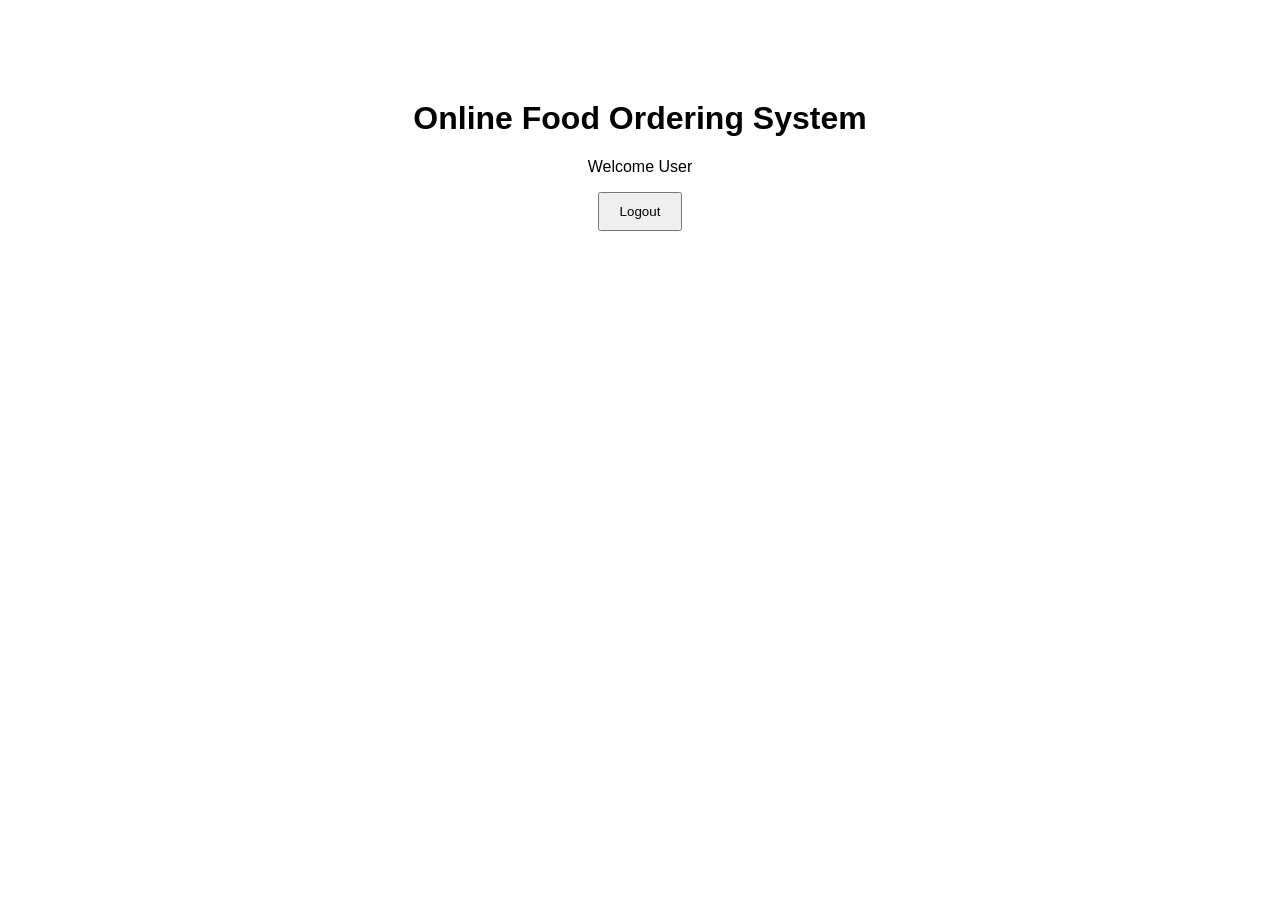
<file: Customer logout/index.html>
<!DOCTYPE html>
<html lang="en">
<head>
    <meta charset="UTF-8">
    <meta name="viewport" content="width=device-width, initial-scale=1.0">

    <title>Food Ordering System</title>
    <link rel="stylesheet" href="css/style.css">
</head>

<body>

    <h1>Online Food Ordering System</h1>

    <p>Welcome User</p>

    <button onclick="window.location.href='logout.html'">
        Logout
    </button>

</body>
</html>
</file>
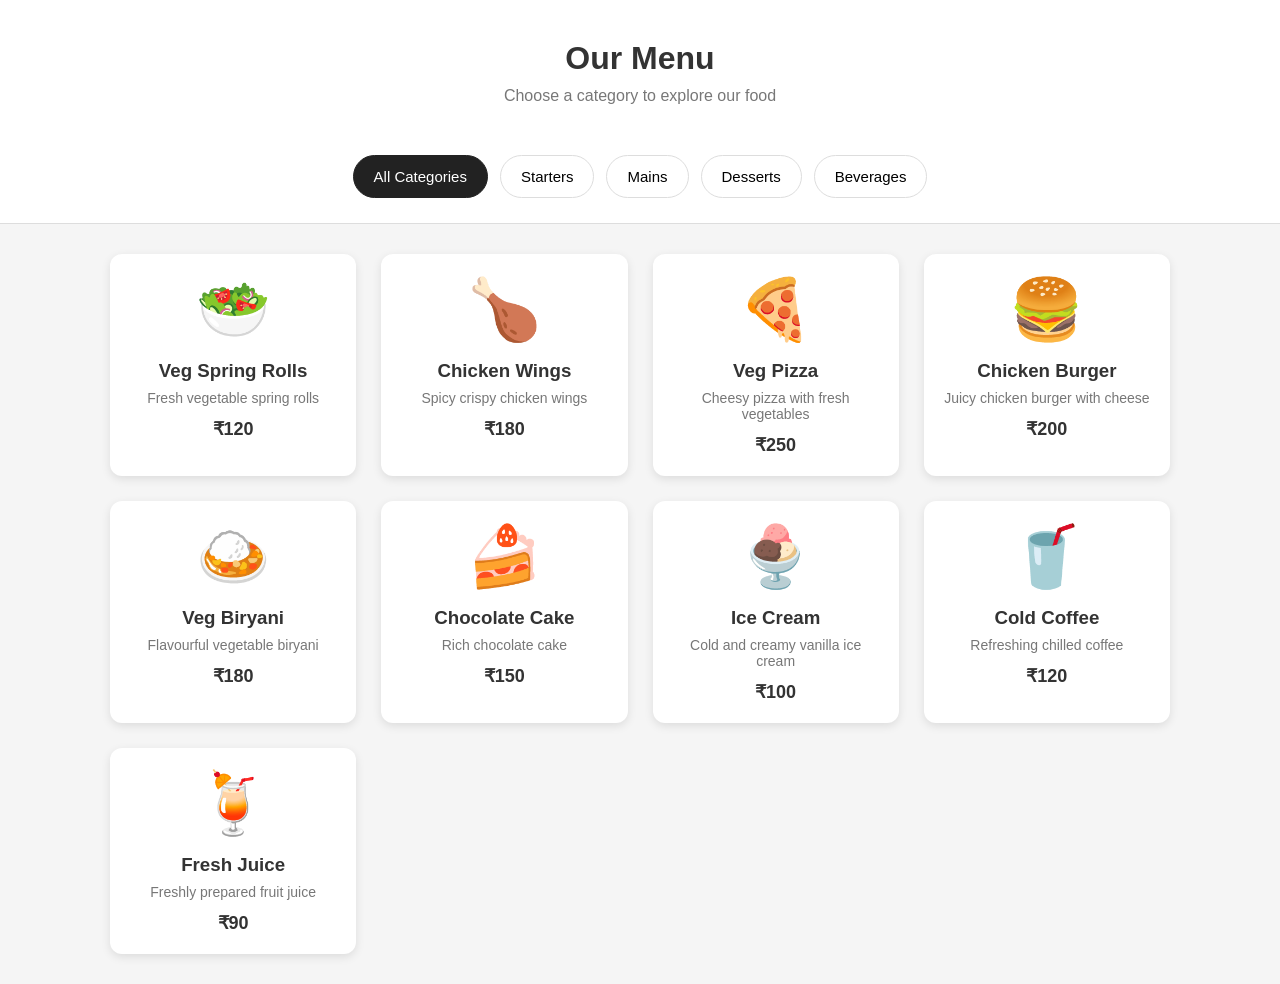
<file: food-categories/index.html>
<!DOCTYPE html>
<html lang="en">
<head>
    <meta charset="UTF-8">
    <meta name="viewport" content="width=device-width, initial-scale=1.0">
    <title>Food Categories</title>
    <link rel="stylesheet" href="style.css">
</head>
<body>

    <header>
        <h1>Our Menu</h1>
        <p>Choose a category to explore our food</p>
    </header>

    <!-- Food Categories -->
    <div class="categories">
        <button class="category-btn active" data-category="all">
            All Categories
        </button>

        <button class="category-btn" data-category="starters">
            Starters
        </button>

        <button class="category-btn" data-category="mains">
            Mains
        </button>

        <button class="category-btn" data-category="desserts">
            Desserts
        </button>

        <button class="category-btn" data-category="beverages">
            Beverages
        </button>
    </div>

    <!-- Food Items -->
    <div class="food-container">

        <div class="food-card" data-category="starters">
            <div class="food-image">🥗</div>
            <h3>Veg Spring Rolls</h3>
            <p>Fresh vegetable spring rolls</p>
            <span>₹120</span>
        </div>

        <div class="food-card" data-category="starters">
            <div class="food-image">🍗</div>
            <h3>Chicken Wings</h3>
            <p>Spicy crispy chicken wings</p>
            <span>₹180</span>
        </div>

        <div class="food-card" data-category="mains">
            <div class="food-image">🍕</div>
            <h3>Veg Pizza</h3>
            <p>Cheesy pizza with fresh vegetables</p>
            <span>₹250</span>
        </div>

        <div class="food-card" data-category="mains">
            <div class="food-image">🍔</div>
            <h3>Chicken Burger</h3>
            <p>Juicy chicken burger with cheese</p>
            <span>₹200</span>
        </div>

        <div class="food-card" data-category="mains">
            <div class="food-image">🍛</div>
            <h3>Veg Biryani</h3>
            <p>Flavourful vegetable biryani</p>
            <span>₹180</span>
        </div>

        <div class="food-card" data-category="desserts">
            <div class="food-image">🍰</div>
            <h3>Chocolate Cake</h3>
            <p>Rich chocolate cake</p>
            <span>₹150</span>
        </div>

        <div class="food-card" data-category="desserts">
            <div class="food-image">🍨</div>
            <h3>Ice Cream</h3>
            <p>Cold and creamy vanilla ice cream</p>
            <span>₹100</span>
        </div>

        <div class="food-card" data-category="beverages">
            <div class="food-image">🥤</div>
            <h3>Cold Coffee</h3>
            <p>Refreshing chilled coffee</p>
            <span>₹120</span>
        </div>

        <div class="food-card" data-category="beverages">
            <div class="food-image">🍹</div>
            <h3>Fresh Juice</h3>
            <p>Freshly prepared fruit juice</p>
            <span>₹90</span>
        </div>

    </div>

    <script src="script.js"></script>
</body>
</html>
</file>
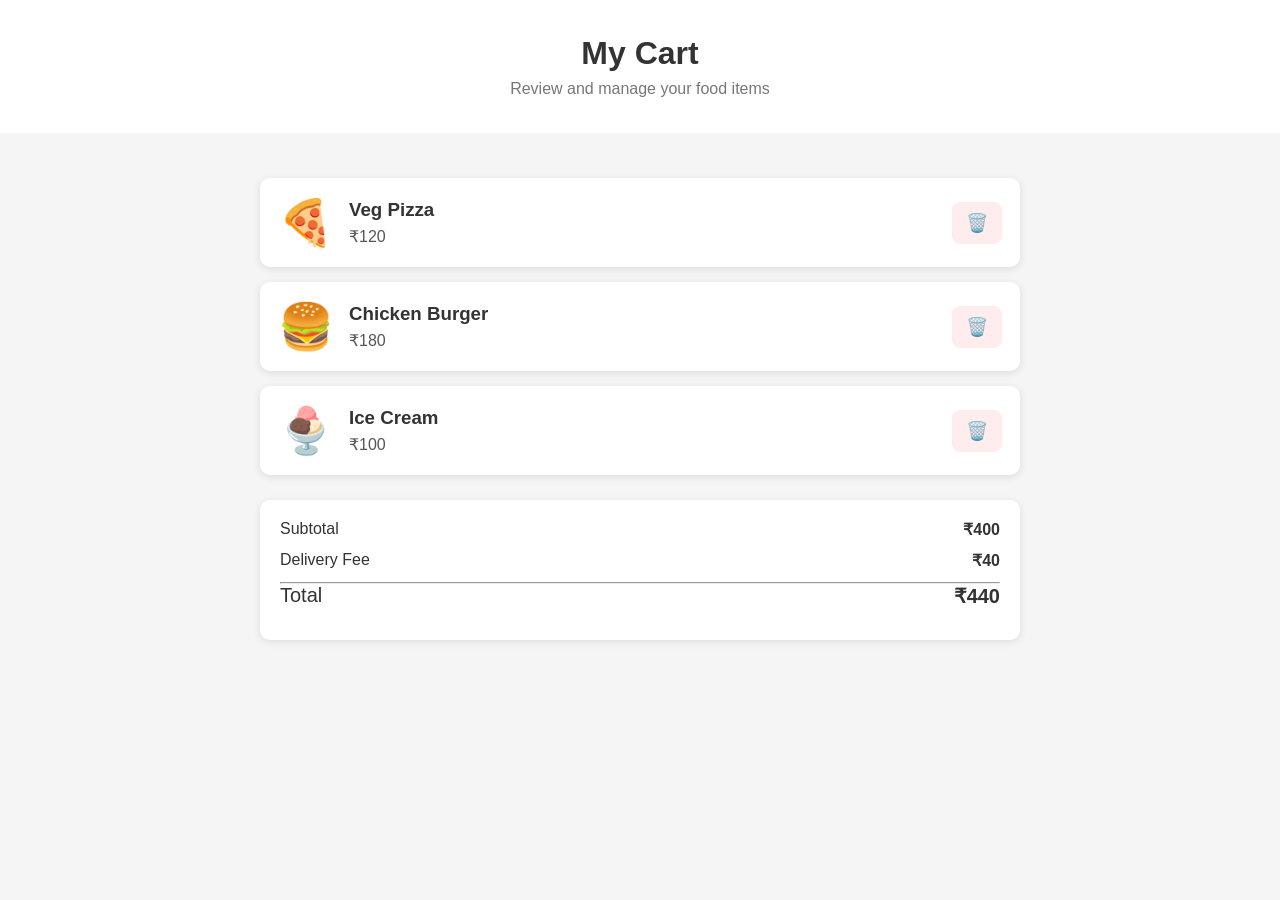
<file: remove-food/index.html>
<!DOCTYPE html>
<html lang="en">
<head>
    <meta charset="UTF-8">
    <meta name="viewport" content="width=device-width, initial-scale=1.0">

    <title>My Cart</title>

    <link rel="stylesheet" href="style.css">
</head>

<body>

    <header>
        <h1>My Cart</h1>
        <p>Review and manage your food items</p>
    </header>

    <main class="cart-container">

        <!-- Cart Items -->
        <div id="cartItems">

            <div class="cart-item" data-price="120">

                <div class="food-info">
                    <div class="food-image">🍕</div>

                    <div>
                        <h3>Veg Pizza</h3>
                        <p>₹120</p>
                    </div>
                </div>

                <button class="delete-btn" onclick="removeItem(this)">
                    🗑️
                </button>

            </div>


            <div class="cart-item" data-price="180">

                <div class="food-info">
                    <div class="food-image">🍔</div>

                    <div>
                        <h3>Chicken Burger</h3>
                        <p>₹180</p>
                    </div>
                </div>

                <button class="delete-btn" onclick="removeItem(this)">
                    🗑️
                </button>

            </div>


            <div class="cart-item" data-price="100">

                <div class="food-info">
                    <div class="food-image">🍨</div>

                    <div>
                        <h3>Ice Cream</h3>
                        <p>₹100</p>
                    </div>
                </div>

                <button class="delete-btn" onclick="removeItem(this)">
                    🗑️
                </button>

            </div>

        </div>


        <!-- Empty Cart -->
        <div id="emptyCart" class="empty-cart hidden">

            <div class="empty-icon">🛒</div>

            <h2>Your cart is empty</h2>

            <p>
                You haven't added any food items to your cart.
            </p>

            <button onclick="browseMenu()" class="browse-btn">
                Browse Menu
            </button>

        </div>


        <!-- Cart Summary -->
        <div id="cartSummary" class="cart-summary">

            <div class="total-row">
                <span>Subtotal</span>
                <strong id="subtotal">₹400</strong>
            </div>

            <div class="total-row">
                <span>Delivery Fee</span>
                <strong>₹40</strong>
            </div>

            <hr>

            <div class="total-row final-total">
                <span>Total</span>
                <strong id="total">₹440</strong>
            </div>

        </div>

    </main>

    <script src="script.js"></script>

</body>
</html>
</file>
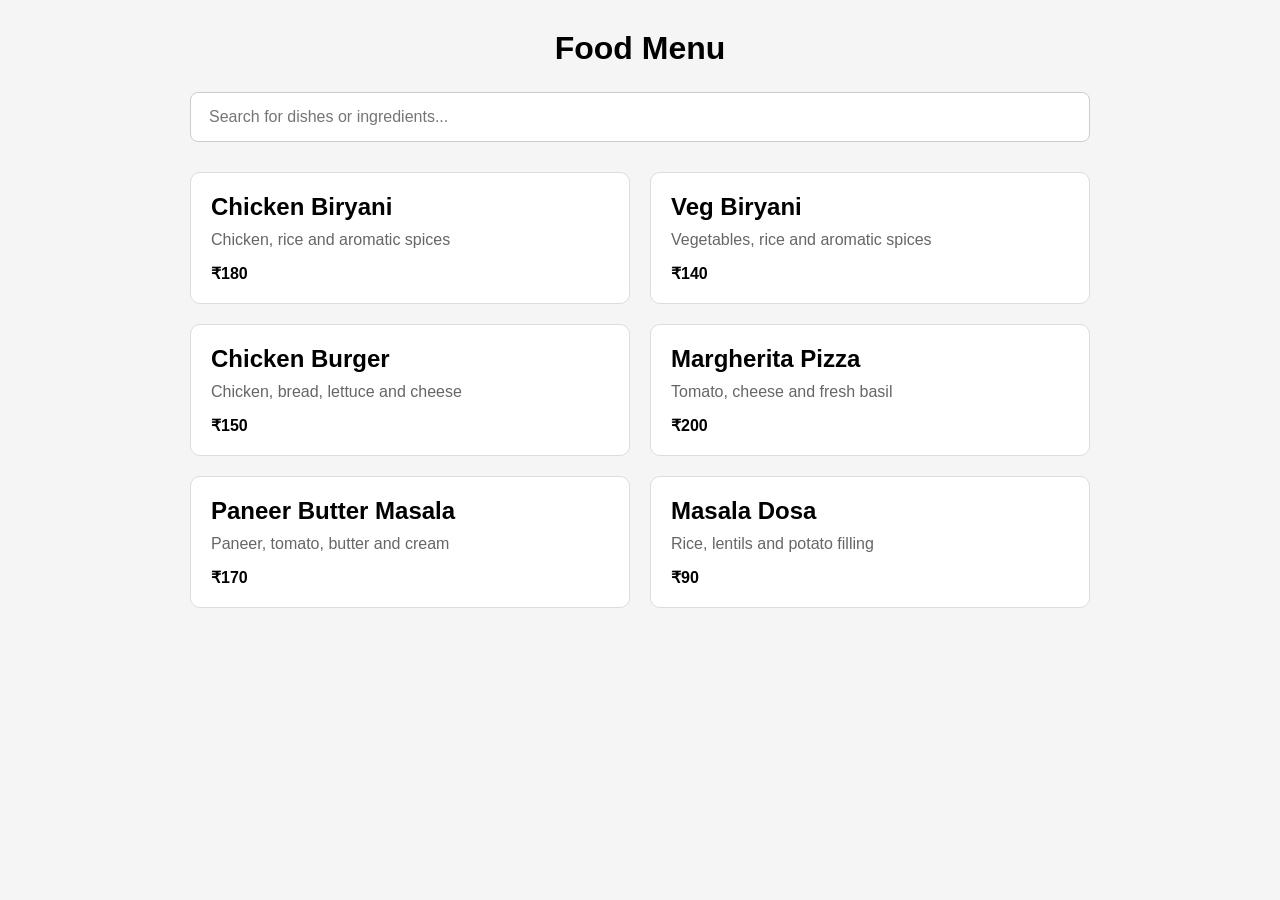
<file: search-food/index.html>
<!DOCTYPE html>
<html lang="en">
<head>
    <meta charset="UTF-8">
    <meta name="viewport" content="width=device-width, initial-scale=1.0">
    <title>Search Food</title>
    <link rel="stylesheet" href="style.css">
</head>

<body>

    <div class="container">

        <h1>Food Menu</h1>

        <!-- Search Bar -->
        <div class="search-container">
            <input
                type="text"
                id="searchInput"
                placeholder="Search for dishes or ingredients..."
                autocomplete="off"
            >

            <button id="clearButton" type="button">×</button>
        </div>

        <!-- Food Items -->
        <div id="foodList" class="food-list">

            <div class="food-item" data-name="Chicken Biryani" data-ingredients="chicken rice spices">
                <h2>Chicken Biryani</h2>
                <p>Chicken, rice and aromatic spices</p>
                <span>₹180</span>
            </div>

            <div class="food-item" data-name="Veg Biryani" data-ingredients="vegetables rice spices">
                <h2>Veg Biryani</h2>
                <p>Vegetables, rice and aromatic spices</p>
                <span>₹140</span>
            </div>

            <div class="food-item" data-name="Chicken Burger" data-ingredients="chicken bread lettuce cheese">
                <h2>Chicken Burger</h2>
                <p>Chicken, bread, lettuce and cheese</p>
                <span>₹150</span>
            </div>

            <div class="food-item" data-name="Margherita Pizza" data-ingredients="cheese tomato basil bread">
                <h2>Margherita Pizza</h2>
                <p>Tomato, cheese and fresh basil</p>
                <span>₹200</span>
            </div>

            <div class="food-item" data-name="Paneer Butter Masala" data-ingredients="paneer tomato butter cream spices">
                <h2>Paneer Butter Masala</h2>
                <p>Paneer, tomato, butter and cream</p>
                <span>₹170</span>
            </div>

            <div class="food-item" data-name="Masala Dosa" data-ingredients="rice potato lentils">
                <h2>Masala Dosa</h2>
                <p>Rice, lentils and potato filling</p>
                <span>₹90</span>
            </div>

        </div>

        <!-- No Results -->
        <div id="noResults" class="no-results">
            <h2>No items found</h2>
            <p>Try searching with another dish name or ingredient.</p>
        </div>

    </div>

    <script src="script.js"></script>

</body>
</html>
</file>
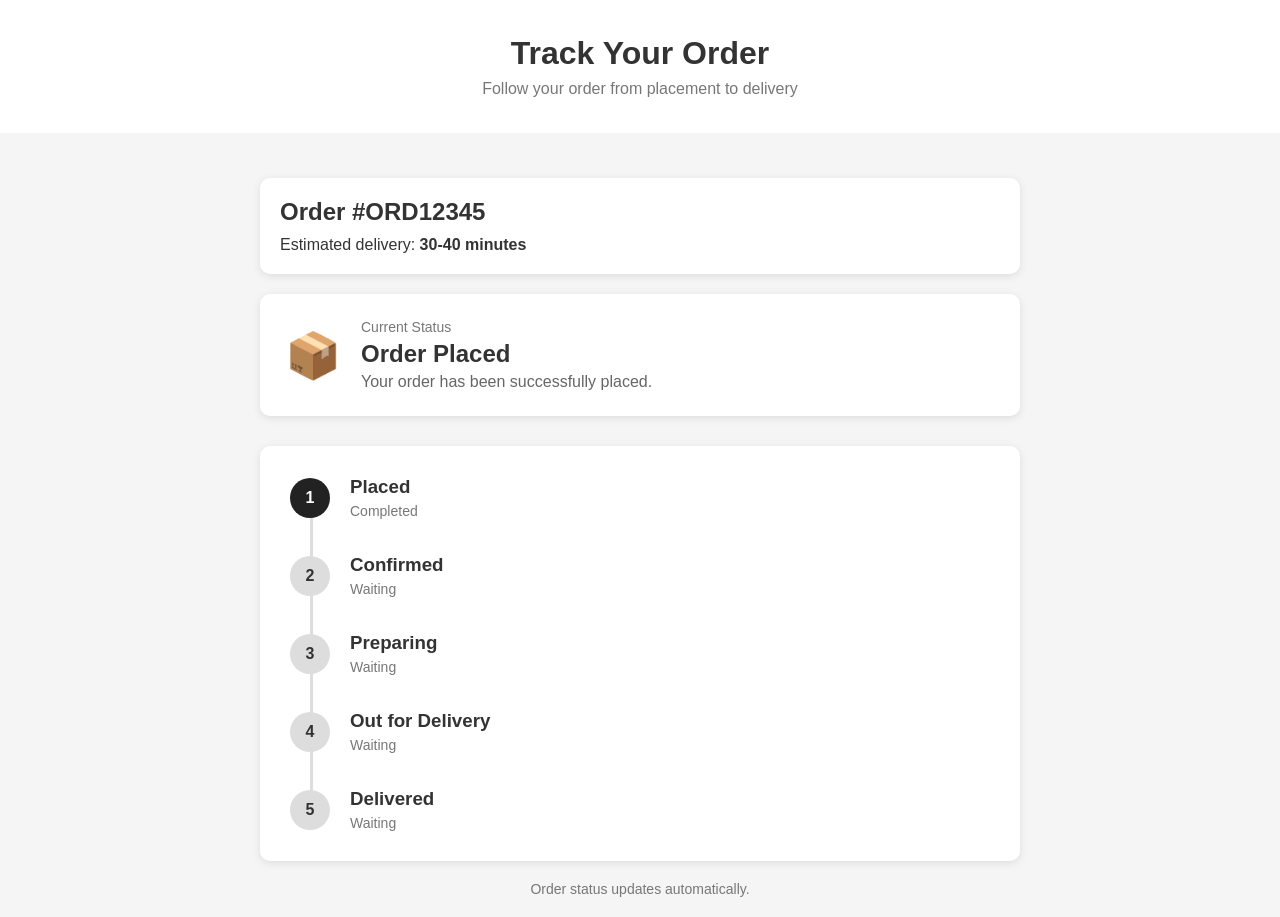
<file: track-order/index.html>
<!DOCTYPE html>
<html lang="en">

<head>
    <meta charset="UTF-8">
    <meta name="viewport" content="width=device-width, initial-scale=1.0">

    <title>Track Order</title>

    <link rel="stylesheet" href="style.css">
</head>

<body>

    <header>
        <h1>Track Your Order</h1>
        <p>Follow your order from placement to delivery</p>
    </header>


    <main class="tracking-container">

        <!-- Order Information -->

        <section class="order-info">

            <h2>Order #ORD12345</h2>

            <p>
                Estimated delivery:
                <strong id="deliveryTime">30-40 minutes</strong>
            </p>

        </section>


        <!-- Current Status -->

        <section class="current-status">

            <div class="status-icon" id="statusIcon">
                📦
            </div>

            <div>
                <p class="status-label">
                    Current Status
                </p>

                <h2 id="currentStatus">
                    Order Placed
                </h2>

                <p id="statusMessage">
                    Your order has been successfully placed.
                </p>
            </div>

        </section>


        <!-- Progress -->

        <section class="progress-section">

            <div class="progress-line"></div>


            <!-- Placed -->

            <div class="status-step active">

                <div class="step-circle">
                    ✓
                </div>

                <div class="step-content">

                    <h3>Placed</h3>

                    <p id="time-0">
                        Just now
                    </p>

                </div>

            </div>


            <!-- Confirmed -->

            <div class="status-step">

                <div class="step-circle">
                    2
                </div>

                <div class="step-content">

                    <h3>Confirmed</h3>

                    <p id="time-1">
                        Waiting
                    </p>

                </div>

            </div>


            <!-- Preparing -->

            <div class="status-step">

                <div class="step-circle">
                    3
                </div>

                <div class="step-content">

                    <h3>Preparing</h3>

                    <p id="time-2">
                        Waiting
                    </p>

                </div>

            </div>


            <!-- Out for Delivery -->

            <div class="status-step">

                <div class="step-circle">
                    4
                </div>

                <div class="step-content">

                    <h3>Out for Delivery</h3>

                    <p id="time-3">
                        Waiting
                    </p>

                </div>

            </div>


            <!-- Delivered -->

            <div class="status-step">

                <div class="step-circle">
                    5
                </div>

                <div class="step-content">

                    <h3>Delivered</h3>

                    <p id="time-4">
                        Waiting
                    </p>

                </div>

            </div>

        </section>


        <p class="update-text">
            Order status updates automatically.
        </p>

    </main>


    <script src="script.js"></script>

</body>

</html>
</file>
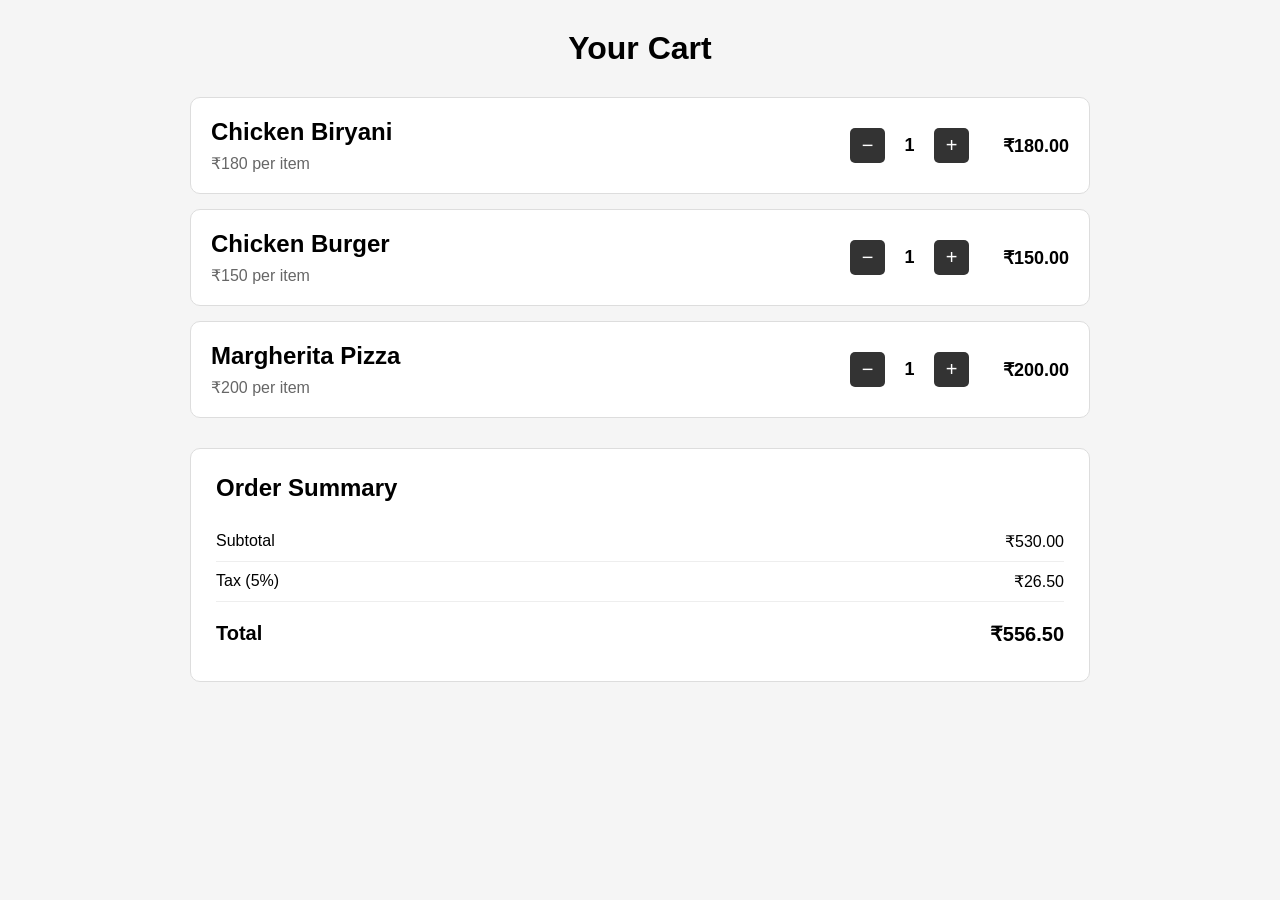
<file: Update cart/index.html>
<!DOCTYPE html>
<html lang="en">

<head>
    <meta charset="UTF-8">
    <meta name="viewport" content="width=device-width, initial-scale=1.0">
    <title>Update Cart</title>
    <link rel="stylesheet" href="style.css">
</head>

<body>

    <div class="container">

        <h1>Your Cart</h1>

        <div id="cartItems">

            <!-- Chicken Biryani -->
            <div class="cart-item" data-price="180">

                <div class="item-details">
                    <h2>Chicken Biryani</h2>
                    <p>₹180 per item</p>
                </div>

                <div class="quantity-controls">
                    <button class="decrease">−</button>
                    <span class="quantity">1</span>
                    <button class="increase">+</button>
                </div>

                <div class="item-total">
                    ₹<span>180</span>
                </div>

            </div>


            <!-- Chicken Burger -->
            <div class="cart-item" data-price="150">

                <div class="item-details">
                    <h2>Chicken Burger</h2>
                    <p>₹150 per item</p>
                </div>

                <div class="quantity-controls">
                    <button class="decrease">−</button>
                    <span class="quantity">1</span>
                    <button class="increase">+</button>
                </div>

                <div class="item-total">
                    ₹<span>150</span>
                </div>

            </div>


            <!-- Margherita Pizza -->
            <div class="cart-item" data-price="200">

                <div class="item-details">
                    <h2>Margherita Pizza</h2>
                    <p>₹200 per item</p>
                </div>

                <div class="quantity-controls">
                    <button class="decrease">−</button>
                    <span class="quantity">1</span>
                    <button class="increase">+</button>
                </div>

                <div class="item-total">
                    ₹<span>200</span>
                </div>

            </div>

        </div>


        <!-- Cart Summary -->

        <div class="cart-summary">

            <h2>Order Summary</h2>

            <div class="summary-row">
                <span>Subtotal</span>
                <span>₹<span id="subtotal">530</span></span>
            </div>

            <div class="summary-row">
                <span>Tax (5%)</span>
                <span>₹<span id="tax">26.50</span></span>
            </div>

            <div class="summary-row total">
                <span>Total</span>
                <span>₹<span id="total">556.50</span></span>
            </div>

        </div>

    </div>

    <script src="script.js"></script>

</body>

</html>
</file>
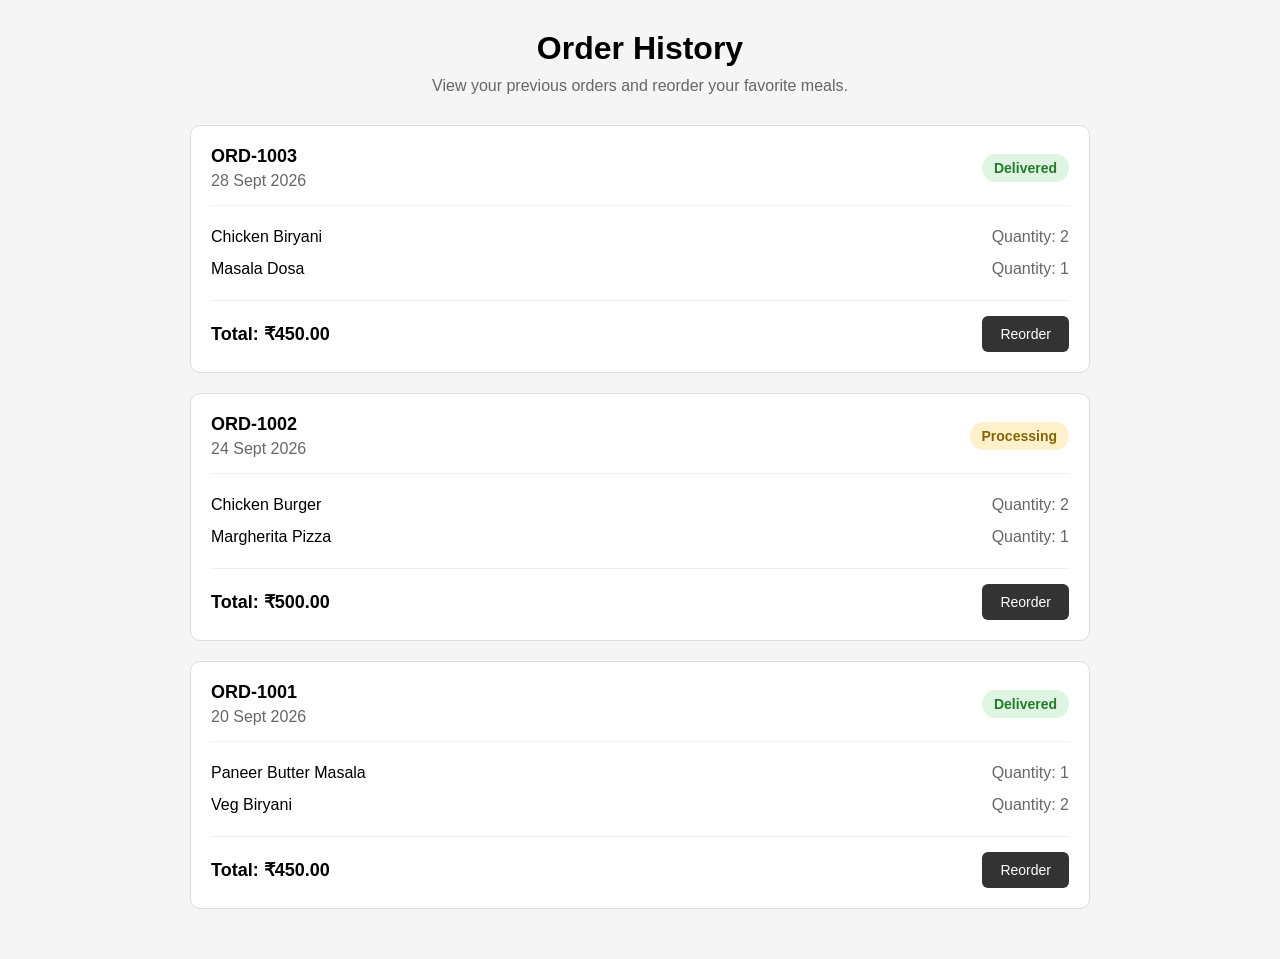
<file: view order history/index.html>
<!DOCTYPE html>
<html lang="en">

<head>
    <meta charset="UTF-8">
    <meta name="viewport" content="width=device-width, initial-scale=1.0">
    <title>Order History</title>
    <link rel="stylesheet" href="style.css">
</head>

<body>

    <div class="container">

        <h1>Order History</h1>

        <p class="intro">
            View your previous orders and reorder your favorite meals.
        </p>

        <div id="orderHistory">

            <!-- Orders will be displayed here -->

        </div>

        <div id="noOrders" class="no-orders">
            <h2>No orders found</h2>
            <p>Your previous orders will appear here.</p>
        </div>

    </div>

    <script src="script.js"></script>

</body>

</html>
</file>
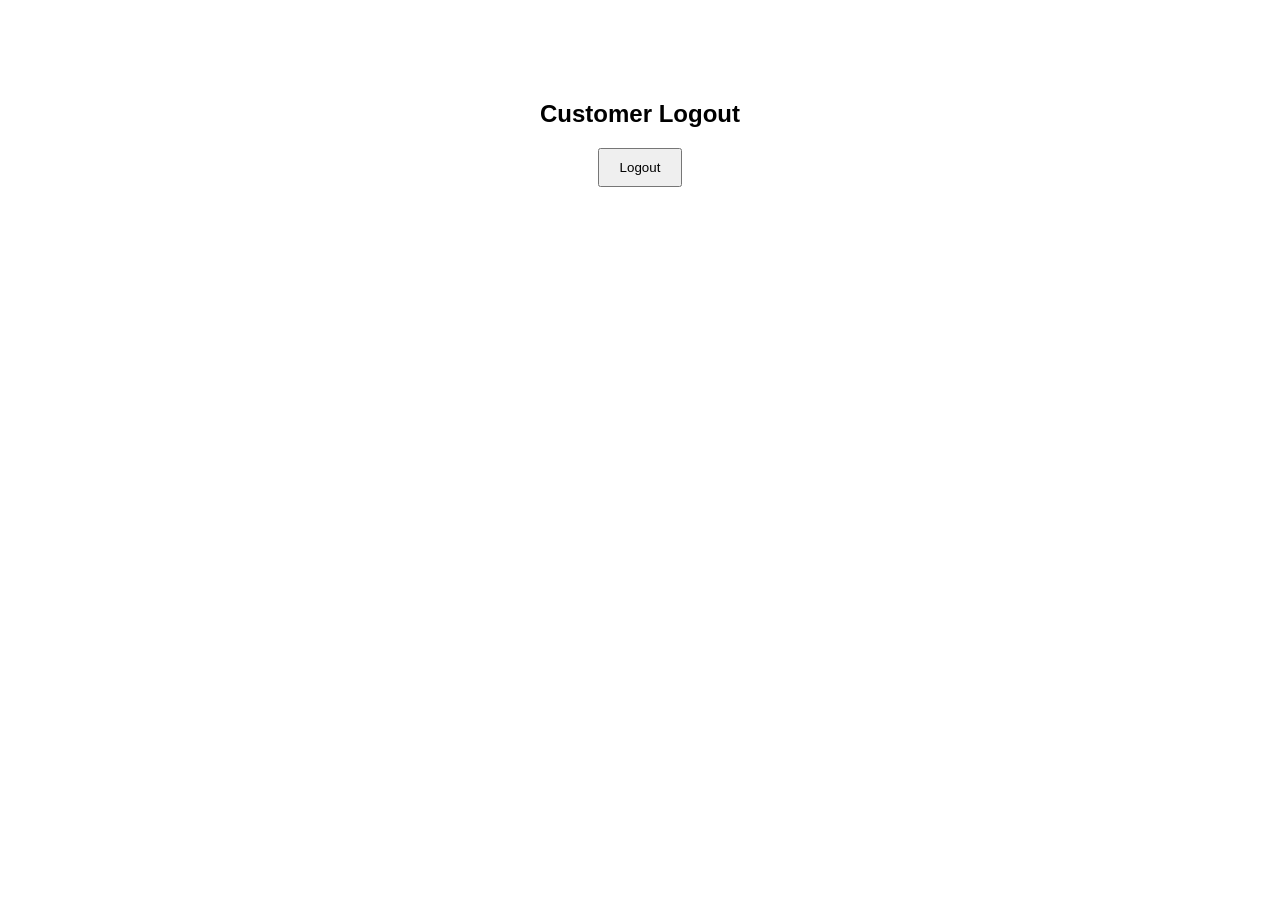
<file: Customer logout/logout.html>
<!DOCTYPE html>
<html lang="en">
<head>
    <meta charset="UTF-8">
    <meta name="viewport" content="width=device-width, initial-scale=1.0">
    <title>Logout</title>
    <link rel="stylesheet" href="css/style.css">
</head>
<body>

    <h2>Customer Logout</h2>

    <button id="logoutBtn">Logout</button>

    <p id="message"></p>

    <script src="js/logout.js"></script>

</body>
</html>
</file>
<file: Customer logout/css/style.css>
body {
    font-family: Arial, sans-serif;
    text-align: center;
    margin-top: 100px;
}

button {
    padding: 10px 20px;
}
</file>
<file: food-categories/style.css>
* {
    margin: 0;
    padding: 0;
    box-sizing: border-box;
}

body {
    font-family: Arial, sans-serif;
    background-color: #f5f5f5;
    color: #333;
}

header {
    text-align: center;
    padding: 40px 20px 25px;
    background-color: white;
}

header h1 {
    font-size: 32px;
    margin-bottom: 10px;
}

header p {
    color: #777;
}

/* Category Buttons */

.categories {
    display: flex;
    justify-content: center;
    gap: 12px;
    flex-wrap: wrap;
    padding: 25px;
    background-color: white;
    border-bottom: 1px solid #ddd;
}

.category-btn {
    padding: 12px 20px;
    border: 1px solid #ddd;
    border-radius: 25px;
    background-color: white;
    cursor: pointer;
    font-size: 15px;
    transition: 0.3s;
}

.category-btn:hover {
    background-color: #eee;
}

.category-btn.active {
    background-color: #222;
    color: white;
    border-color: #222;
}

/* Food Cards */

.food-container {
    max-width: 1100px;
    margin: 30px auto;
    padding: 0 20px;

    display: grid;
    grid-template-columns: repeat(auto-fit, minmax(220px, 1fr));
    gap: 25px;
}

.food-card {
    background-color: white;
    border-radius: 12px;
    padding: 20px;
    text-align: center;
    box-shadow: 0 3px 10px rgba(0, 0, 0, 0.1);

    transition: transform 0.3s;
}

.food-card:hover {
    transform: translateY(-5px);
}

.food-image {
    font-size: 60px;
    margin-bottom: 15px;
}

.food-card h3 {
    margin-bottom: 8px;
}

.food-card p {
    color: #777;
    font-size: 14px;
    margin-bottom: 12px;
}

.food-card span {
    font-weight: bold;
    font-size: 18px;
}

/* Hidden Items */

.food-card.hidden {
    display: none;
}

/* Mobile */

@media (max-width: 600px) {

    header h1 {
        font-size: 26px;
    }

    .categories {
        gap: 8px;
    }

    .category-btn {
        padding: 10px 14px;
        font-size: 13px;
    }

    .food-container {
        grid-template-columns: 1fr;
    }
}
</file>
<file: remove-food/style.css>
* {
    margin: 0;
    padding: 0;
    box-sizing: border-box;
}

body {
    font-family: Arial, sans-serif;
    background: #f5f5f5;
    color: #333;
}

header {
    text-align: center;
    background: white;
    padding: 35px 20px;
    margin-bottom: 25px;
}

header h1 {
    margin-bottom: 8px;
}

header p {
    color: #777;
}

.cart-container {
    max-width: 800px;
    margin: auto;
    padding: 20px;
}

/* Cart Item */

.cart-item {
    display: flex;
    align-items: center;
    justify-content: space-between;

    background: white;
    padding: 18px;

    margin-bottom: 15px;

    border-radius: 10px;

    box-shadow: 0 2px 8px rgba(0, 0, 0, 0.1);
}

.food-info {
    display: flex;
    align-items: center;
    gap: 15px;
}

.food-image {
    font-size: 45px;
}

.food-info h3 {
    margin-bottom: 6px;
}

.food-info p {
    color: #555;
}

/* Delete Button */

.delete-btn {
    border: none;
    background: #ffeded;

    padding: 10px 14px;

    border-radius: 8px;

    cursor: pointer;

    font-size: 18px;
}

.delete-btn:hover {
    background: #ffd1d1;
}

/* Cart Summary */

.cart-summary {
    background: white;

    padding: 20px;

    margin-top: 25px;

    border-radius: 10px;

    box-shadow: 0 2px 8px rgba(0, 0, 0, 0.1);
}

.total-row {
    display: flex;
    justify-content: space-between;

    margin-bottom: 12px;
}

.final-total {
    font-size: 20px;
}

/* Empty Cart */

.empty-cart {
    text-align: center;

    background: white;

    padding: 50px 20px;

    border-radius: 10px;

    box-shadow: 0 2px 8px rgba(0, 0, 0, 0.1);
}

.empty-icon {
    font-size: 60px;
    margin-bottom: 15px;
}

.empty-cart h2 {
    margin-bottom: 10px;
}

.empty-cart p {
    color: #777;
    margin-bottom: 20px;
}

.browse-btn {
    background: #222;
    color: white;

    border: none;

    padding: 12px 25px;

    border-radius: 6px;

    cursor: pointer;

    font-size: 15px;
}

.browse-btn:hover {
    background: #444;
}

/* Hide */

.hidden {
    display: none;
}

/* Mobile */

@media (max-width: 600px) {

    .cart-container {
        padding: 10px;
    }

    .cart-item {
        padding: 14px;
    }

    .food-image {
        font-size: 35px;
    }
}
</file>
<file: search-food/style.css>
* {
    box-sizing: border-box;
    margin: 0;
    padding: 0;
}

body {
    font-family: Arial, sans-serif;
    background-color: #f5f5f5;
    padding: 30px;
}

.container {
    max-width: 900px;
    margin: auto;
}

h1 {
    text-align: center;
    margin-bottom: 25px;
}

/* Search Bar */

.search-container {
    position: relative;
    display: flex;
    margin-bottom: 30px;
}

#searchInput {
    width: 100%;
    padding: 15px 50px 15px 18px;
    border: 1px solid #ccc;
    border-radius: 8px;
    font-size: 16px;
    outline: none;
}

#searchInput:focus {
    border-color: #333;
}

#clearButton {
    position: absolute;
    right: 10px;
    top: 50%;
    transform: translateY(-50%);
    border: none;
    background: transparent;
    font-size: 25px;
    cursor: pointer;
    display: none;
}

/* Food List */

.food-list {
    display: grid;
    grid-template-columns: repeat(2, 1fr);
    gap: 20px;
}

.food-item {
    background: white;
    padding: 20px;
    border-radius: 10px;
    border: 1px solid #ddd;
}

.food-item h2 {
    margin-bottom: 10px;
}

.food-item p {
    color: #666;
    margin-bottom: 15px;
}

.food-item span {
    font-weight: bold;
}

/* No Results */

.no-results {
    display: none;
    text-align: center;
    background: white;
    padding: 30px;
    border-radius: 10px;
}

.no-results h2 {
    margin-bottom: 10px;
}

.no-results p {
    color: #666;
}

/* Responsive */

@media (max-width: 600px) {
    .food-list {
        grid-template-columns: 1fr;
    }

    body {
        padding: 15px;
    }
}
</file>
<file: track-order/style.css>
* {
    margin: 0;
    padding: 0;
    box-sizing: border-box;
}

body {
    font-family: Arial, sans-serif;
    background: #f5f5f5;
    color: #333;
}

header {
    background: white;
    text-align: center;
    padding: 35px 20px;
    margin-bottom: 25px;
}

header h1 {
    margin-bottom: 8px;
}

header p {
    color: #777;
}


/* Main Container */

.tracking-container {
    max-width: 800px;
    margin: auto;
    padding: 20px;
}


/* Order Information */

.order-info {
    background: white;
    padding: 20px;
    border-radius: 10px;
    margin-bottom: 20px;

    box-shadow: 0 2px 8px rgba(0, 0, 0, 0.1);
}

.order-info h2 {
    margin-bottom: 10px;
}


/* Current Status */

.current-status {
    display: flex;
    align-items: center;
    gap: 20px;

    background: white;
    padding: 25px;

    border-radius: 10px;

    margin-bottom: 30px;

    box-shadow: 0 2px 8px rgba(0, 0, 0, 0.1);
}

.status-icon {
    font-size: 45px;
}

.status-label {
    color: #777;
    font-size: 14px;
    margin-bottom: 5px;
}

#currentStatus {
    margin-bottom: 5px;
}

#statusMessage {
    color: #666;
}


/* Progress Section */

.progress-section {
    position: relative;

    background: white;

    padding: 30px;

    border-radius: 10px;

    box-shadow: 0 2px 8px rgba(0, 0, 0, 0.1);
}


/* Vertical Line */

.progress-line {
    position: absolute;

    left: 50px;
    top: 55px;
    bottom: 55px;

    width: 3px;

    background: #ddd;
}


/* Status Step */

.status-step {
    position: relative;

    display: flex;
    align-items: center;

    gap: 20px;

    margin-bottom: 35px;
}

.status-step:last-child {
    margin-bottom: 0;
}


/* Circle */

.step-circle {
    width: 40px;
    height: 40px;

    border-radius: 50%;

    background: #ddd;

    display: flex;
    align-items: center;
    justify-content: center;

    font-weight: bold;

    z-index: 1;
}


/* Active Step */

.status-step.active .step-circle {
    background: #222;
    color: white;
}

.status-step.completed .step-circle {
    background: #333;
    color: white;
}


/* Step Content */

.step-content h3 {
    margin-bottom: 5px;
}

.step-content p {
    color: #777;
    font-size: 14px;
}


/* Update Message */

.update-text {
    text-align: center;

    margin-top: 20px;

    color: #777;

    font-size: 14px;
}


/* Mobile */

@media (max-width: 600px) {

    .tracking-container {
        padding: 10px;
    }

    .current-status {
        padding: 18px;
    }

    .progress-section {
        padding: 20px;
    }

    .progress-line {
        left: 40px;
    }

    .status-step {
        gap: 15px;
    }
}
</file>
<file: Update cart/style.css>
* {
    box-sizing: border-box;
    margin: 0;
    padding: 0;
}

body {
    font-family: Arial, sans-serif;
    background-color: #f5f5f5;
    padding: 30px;
}

.container {
    max-width: 900px;
    margin: auto;
}

h1 {
    text-align: center;
    margin-bottom: 30px;
}


/* Cart Items */

.cart-item {
    display: flex;
    align-items: center;
    justify-content: space-between;

    background-color: white;
    padding: 20px;
    margin-bottom: 15px;

    border-radius: 10px;
    border: 1px solid #ddd;
}

.item-details {
    flex: 1;
}

.item-details h2 {
    margin-bottom: 8px;
}

.item-details p {
    color: #666;
}


/* Quantity Controls */

.quantity-controls {
    display: flex;
    align-items: center;
    gap: 12px;
}

.quantity-controls button {
    width: 35px;
    height: 35px;

    border: none;
    border-radius: 5px;

    background-color: #333;
    color: white;

    font-size: 20px;
    cursor: pointer;
}

.quantity-controls button:hover {
    background-color: #555;
}

.quantity {
    min-width: 25px;
    text-align: center;
    font-size: 18px;
    font-weight: bold;
}


/* Item Total */

.item-total {
    width: 100px;
    text-align: right;
    font-size: 18px;
    font-weight: bold;
}


/* Cart Summary */

.cart-summary {
    background-color: white;
    margin-top: 30px;
    padding: 25px;

    border-radius: 10px;
    border: 1px solid #ddd;
}

.cart-summary h2 {
    margin-bottom: 20px;
}

.summary-row {
    display: flex;
    justify-content: space-between;

    padding: 10px 0;

    border-bottom: 1px solid #eee;
}

.summary-row.total {
    border-bottom: none;
    font-size: 20px;
    font-weight: bold;
    padding-top: 20px;
}


/* Responsive */

@media (max-width: 600px) {

    body {
        padding: 15px;
    }

    .cart-item {
        flex-direction: column;
        align-items: flex-start;
        gap: 15px;
    }

    .item-total {
        width: auto;
        text-align: left;
    }

    .cart-summary {
        margin-top: 20px;
    }
}
</file>
<file: view order history/style.css>
* {
    box-sizing: border-box;
    margin: 0;
    padding: 0;
}

body {
    font-family: Arial, sans-serif;
    background-color: #f5f5f5;
    padding: 30px;
}

.container {
    max-width: 900px;
    margin: auto;
}

h1 {
    text-align: center;
    margin-bottom: 10px;
}

.intro {
    text-align: center;
    color: #666;
    margin-bottom: 30px;
}


/* Order Card */

.order-card {
    background-color: white;
    border: 1px solid #ddd;
    border-radius: 10px;
    padding: 20px;
    margin-bottom: 20px;
}

.order-header {
    display: flex;
    justify-content: space-between;
    align-items: center;
    margin-bottom: 15px;
}

.order-id {
    font-size: 18px;
    font-weight: bold;
}

.order-date {
    color: #666;
    margin-top: 5px;
}


/* Order Status */

.order-status {
    padding: 6px 12px;
    border-radius: 20px;
    font-size: 14px;
    font-weight: bold;
}

.status-delivered {
    background-color: #dff5e1;
    color: #247a2b;
}

.status-processing {
    background-color: #fff1cc;
    color: #856404;
}

.status-cancelled {
    background-color: #f8d7da;
    color: #842029;
}


/* Items */

.order-items {
    border-top: 1px solid #eee;
    border-bottom: 1px solid #eee;
    padding: 15px 0;
    margin-bottom: 15px;
}

.order-item {
    display: flex;
    justify-content: space-between;
    padding: 7px 0;
}

.item-name {
    font-weight: 500;
}

.item-quantity {
    color: #666;
}


/* Order Footer */

.order-footer {
    display: flex;
    justify-content: space-between;
    align-items: center;
}

.order-total {
    font-size: 18px;
    font-weight: bold;
}


/* Reorder Button */

.reorder-button {
    border: none;
    background-color: #333;
    color: white;
    padding: 10px 18px;
    border-radius: 6px;
    cursor: pointer;
    font-size: 14px;
}

.reorder-button:hover {
    background-color: #555;
}


/* No Orders */

.no-orders {
    display: none;
    text-align: center;
    background-color: white;
    padding: 30px;
    border-radius: 10px;
}

.no-orders h2 {
    margin-bottom: 10px;
}

.no-orders p {
    color: #666;
}


/* Responsive */

@media (max-width: 600px) {

    body {
        padding: 15px;
    }

    .order-header,
    .order-footer {
        flex-direction: column;
        align-items: flex-start;
        gap: 12px;
    }

    .order-status {
        align-self: flex-start;
    }

    .reorder-button {
        width: 100%;
    }
}
</file>
